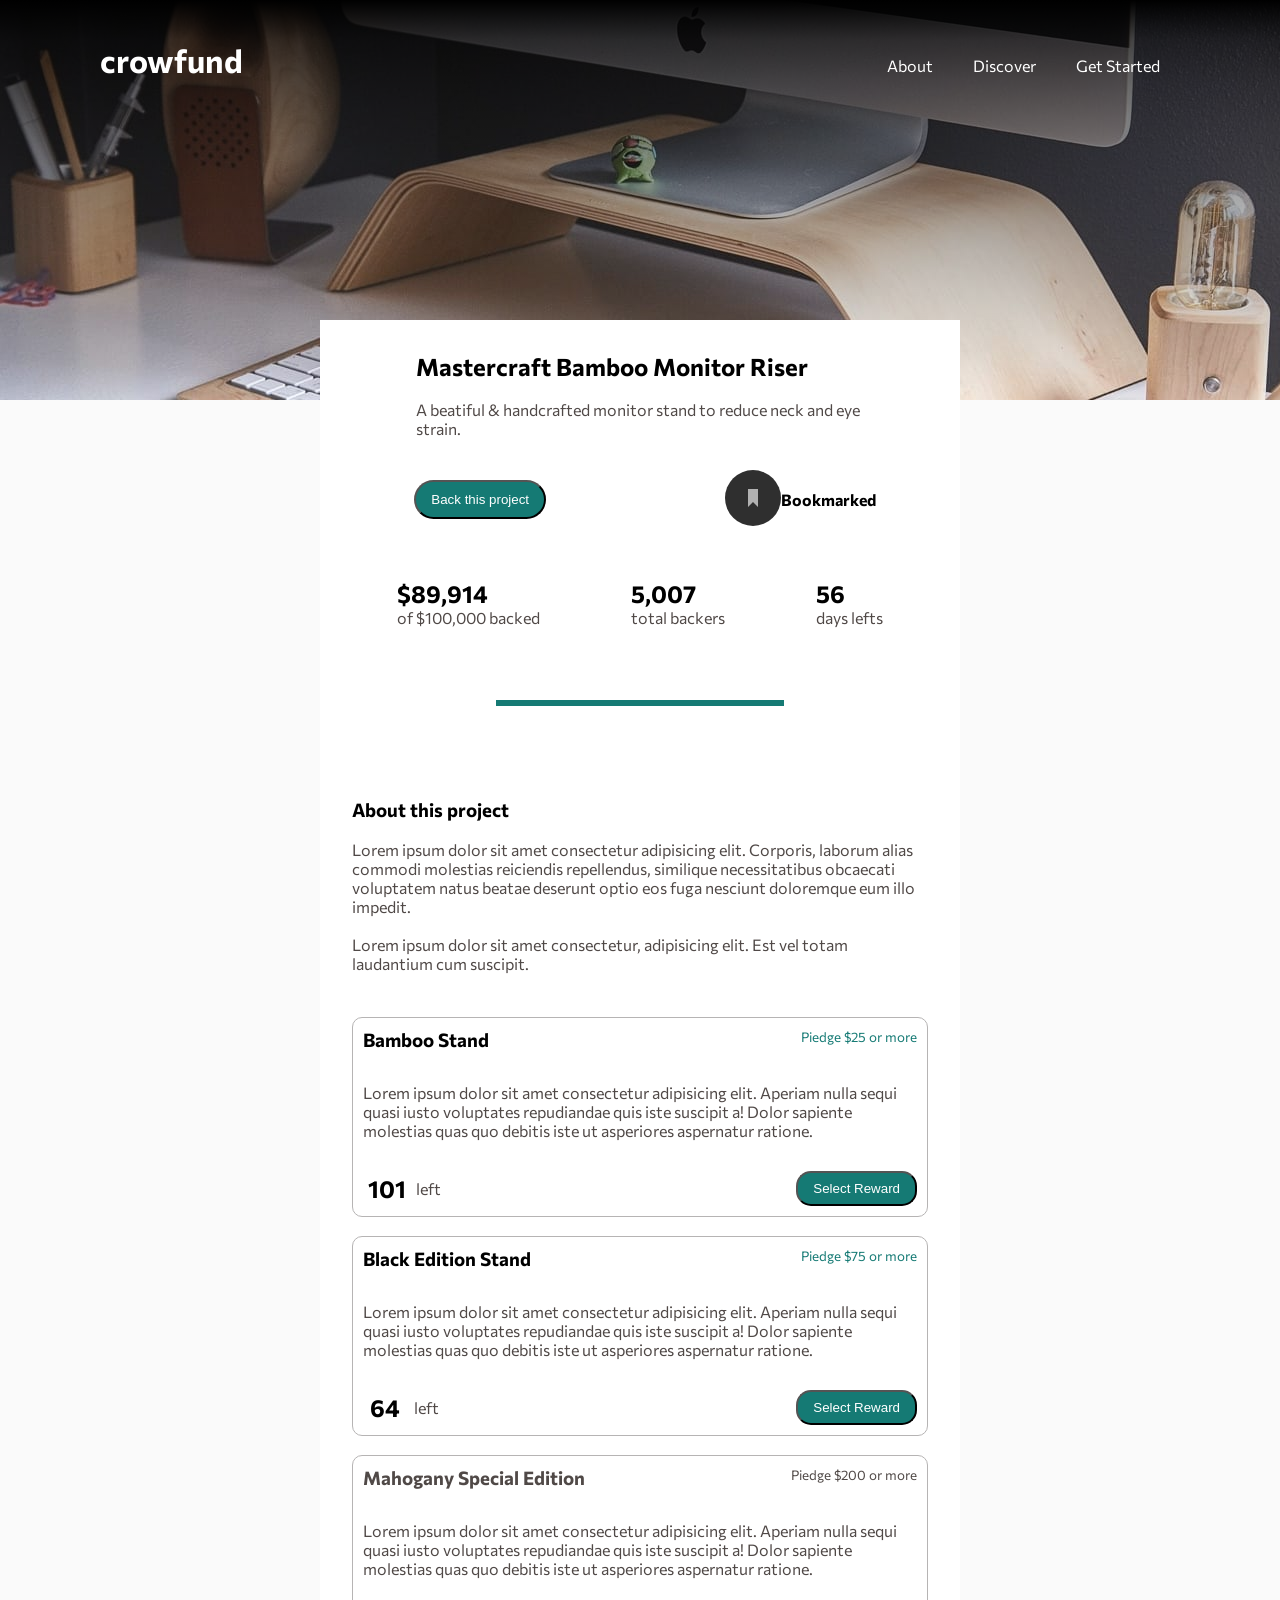
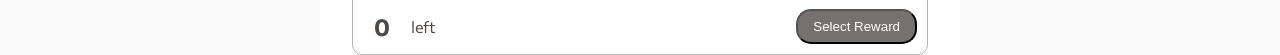
<file: index.html>
<!DOCTYPE html>
<html lang="es">

<head>
    <meta charset="UTF-8">
    <meta http-equiv="X-UA-Compatible" content="IE=edge">
    <meta name="viewport" content="width=device-width, initial-scale=1.0">
    <link rel="stylesheet" href="reto.css">
    <link rel="preconnect" href="https://fonts.gstatic.com">
    <link href="https://fonts.googleapis.com/css2?family=Commissioner:wght@400;500;700&display=swap" rel="stylesheet">
    <title>Reto de Página Web</title>
</head>

<body>
    <header>

        <h1 class="titulo">crowfund</h1>

        <nav class="navegacion">
            <a href="#" class="link">About</a>
            <a href="#" class="link">Discover</a>
            <a href="#" class="link">Get Started</a>
        </nav>

    </header>

    <main>

        <section class="sección1">
            
            <div class="title-1">
                <h2>Mastercraft Bamboo Monitor Riser</h2>
                <br>
                <p>A beatiful & handcrafted monitor stand to reduce neck and eye strain.</p>
            </div>

            <div class="boton-1">
                <button class="boton-1-a">Back this project</button>
                <div class="bo">
                    <a href=""" class=" classsv">
                        <svg width="56" height="56" xmlns="http://www.w3.org/2000/svg">
                            <g fill="none" fill-rule="evenodd">
                                <circle fill="#2F2F2F" cx="28" cy="28" r="28" />
                                <path fill="#B1B1B1" d="M23 19v18l5-5.058L33 37V19z" />
                            </g>
                        </svg>
                    </a>
                    <h4>Bookmarked</h4>
                </div>
            </div>
        </section>

        <br>

        <section class="sección2">
            <div class="stat-stat">
                <div class="stat">
                    <h2>$89,914</h2>
                    <p>of $100,000 backed</p>
                </div>
                <div class="stat">
                    <h2>5,007</h2>
                    <p> total backers</p>
                </div>
                <div class="stat">
                    <h2>56</h2>
                    <p>days lefts</p>
                </div>
            </div>

            <div class="recta">
            </div>
        </section>

        <br>

        <section class="sección3">
            <h3>About this project</h3>
            <br>
            <p class="sección3-p">Lorem ipsum dolor sit amet consectetur adipisicing elit. Corporis, laborum alias
                commodi molestias
                reiciendis repellendus, similique necessitatibus obcaecati voluptatem natus beatae deserunt optio eos
                fuga nesciunt doloremque eum illo impedit.</p>
            <br>
            <p class="sección3-p">Lorem ipsum dolor sit amet consectetur, adipisicing elit. Est vel totam laudantium cum
                suscipit.</p>
        </section>
        <br>

        <section class="sección4">
            <div class="pequeño__header">
                <h3>Bamboo Stand</h3>
                <small>Piedge $25 or more </small>
            </div>
            <div class="pequeño__main">
                <p>Lorem ipsum dolor sit amet consectetur adipisicing elit. Aperiam nulla sequi quasi iusto voluptates
                    repudiandae quis iste suscipit a! Dolor sapiente molestias quas quo debitis iste ut asperiores
                    aspernatur ratione.</p>
            </div>
            <div class="pequeño__footer">
                <div class="footer-stat">
                    <h2>101</h2>
                    <p>left</p>
                </div>
                <div class="boton__footer">
                    <button class="boton2__footer">Select Reward</button>
                </div>
            </div>
        </section>

        <br>

        <section class="sección5">
            <div class="pequeño__header">
                <h3>Black Edition Stand</h3>
                <small>Piedge $75 or more </small>
            </div>
            <div class="pequeño__main">
                <p>Lorem ipsum dolor sit amet consectetur adipisicing elit. Aperiam nulla sequi quasi iusto voluptates
                    repudiandae quis iste suscipit a! Dolor sapiente molestias quas quo debitis iste ut asperiores
                    aspernatur ratione.</p>
            </div>
            <div class="pequeño__footer">
                <div class="footer-stat">
                    <h2>64</h2>
                    <p>left</p>
                </div>
                <div class="boton__footer">
                    <button class="boton2__footer">Select Reward</button>
                </div>

            </div>
        </section>

        <br>
        <section class="sección6">
            <div class="pequeño__header6">
                <h3>Mahogany Special Edition</h3>
                <small class="small6">Piedge $200 or more </small>
            </div>
            <div class="pequeño__main6">
                <p>Lorem ipsum dolor sit amet consectetur adipisicing elit. Aperiam nulla sequi quasi iusto
                    voluptates
                    repudiandae quis iste suscipit a! Dolor sapiente molestias quas quo debitis iste ut asperiores
                    aspernatur ratione.</p>
            </div>
            <div class="pequeño__footer6">
                <div class="footer-stat6">
                    <h2>0 </h2>
                    <p>left</p>
                </div>
                <div class="boton__footer6">
                    <button class="boton2__footer6">Select Reward</button>
                </div>
            </div>
        </section>

    </main>

</body>

</html>
</file>
<file: reto.css>
@import url(cuerpo.css);
*{
    padding: 0;
    margin: 0;
    box-sizing: border-box;
}

body{
    height: 100vh;
    font-family: "commissioner",sans-serif;
    max-width: 1440px;
    background-color: rgb(250, 250,250);
}

/* construyendo la cabecera de menus */
header{
    /* border: 2px solid black; */
    display: flex;
    height: 400px;
    flex-direction: row;
    flex-wrap: wrap;
    justify-content: space-between;
    /* align-items: center; */
    color: white;
    padding: 40px 100px;    
    /* me permite darle filtros a la imagen, en este caso un degradado */
    background:linear-gradient(rgb(0, 0, 0),30%,transparent), url(images/image-hero-desktop.jpg);
    
}
.titulo{
   /*  border: 2px solid red; */
    height: 50px;
}
.navegacion{
  /*   border: 2px solid red; */
    height: 50px;
    display: flex;
    align-items: center; /*  para poder centrar  */
}
    .navegacion a{
        text-decoration: none;
        color: white;
        margin: 20px;
 /*        border: 2px solid red; */
    
    }
</file>
